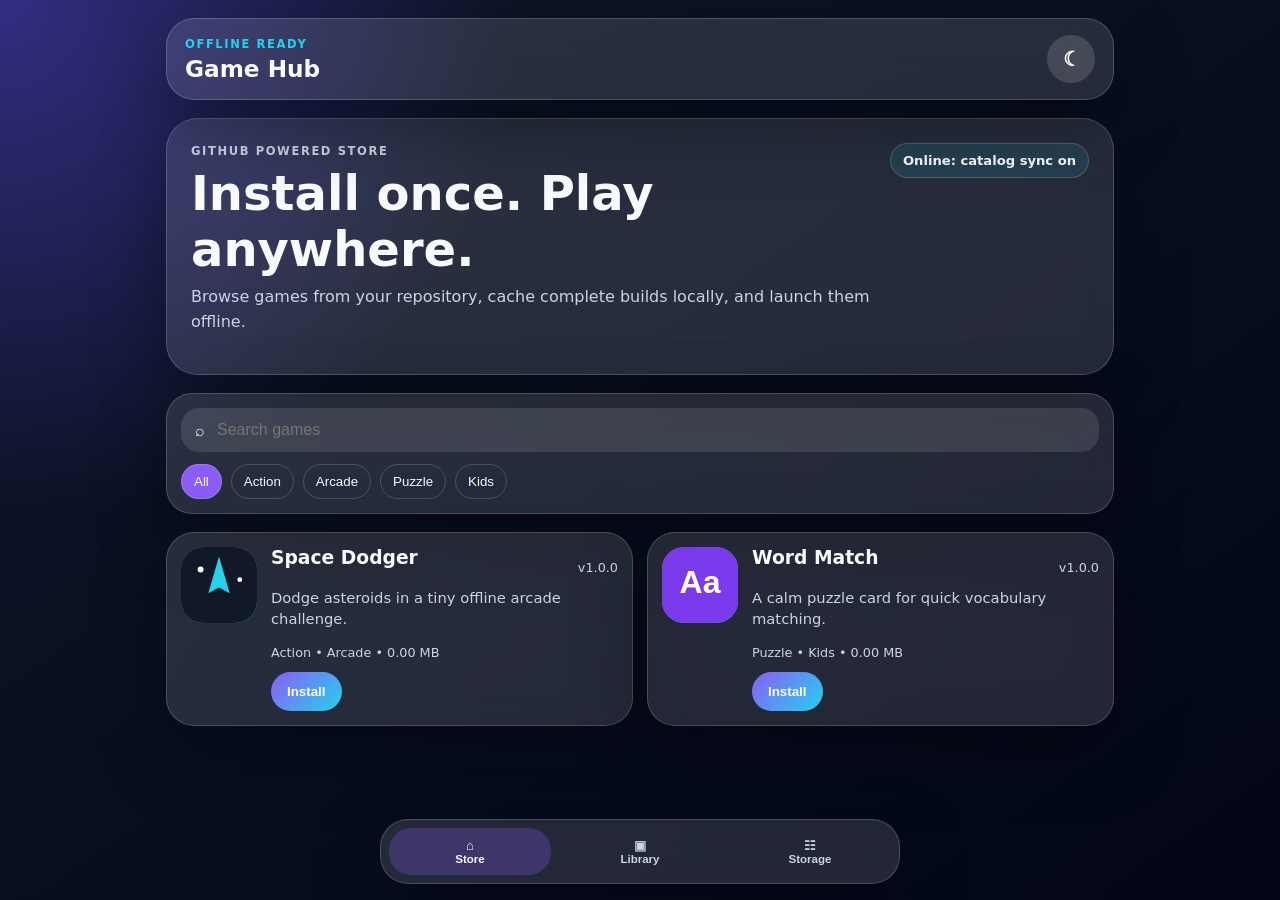
<file: index.html>
<!doctype html>
<html lang="en">
<head>
  <meta charset="utf-8" />
  <meta name="viewport" content="width=device-width, initial-scale=1, viewport-fit=cover" />
  <meta name="theme-color" content="#111827" />
  <meta name="description" content="Offline Game Hub: install GitHub-hosted games and play them without internet." />
  <link rel="manifest" href="manifest.webmanifest" />
  <link rel="stylesheet" href="style.css" />
  <title>Offline Game Hub</title>
</head>
<body>
  <div class="app-shell">
    <header class="topbar glass">
      <div>
        <p class="eyebrow">Offline ready</p>
        <h1>Game Hub</h1>
      </div>
      <button id="themeToggle" class="icon-btn" aria-label="Toggle theme">☾</button>
    </header>

    <main id="router" class="page-stack" aria-live="polite">
      <section id="homePage" class="page active" data-page="home">
        <div class="hero glass">
          <div>
            <p class="eyebrow">GitHub powered store</p>
            <h2>Install once. Play anywhere.</h2>
            <p>Browse games from your repository, cache complete builds locally, and launch them offline.</p>
          </div>
          <div class="status-pill" id="networkStatus">Checking…</div>
        </div>

        <div class="search-panel glass">
          <label class="search-box">
            <span>⌕</span>
            <input id="searchInput" type="search" placeholder="Search games" autocomplete="off" />
          </label>
          <div id="categoryFilters" class="chips" role="list" aria-label="Game categories"></div>
        </div>

        <div id="featuredSkeleton" class="skeleton-grid" aria-hidden="true"></div>
        <section id="gamesGrid" class="games-grid"></section>
      </section>

      <section id="libraryPage" class="page" data-page="library">
        <div class="section-heading">
          <div>
            <p class="eyebrow">Ready offline</p>
            <h2>Installed Games</h2>
          </div>
          <button id="checkUpdatesBtn" class="soft-btn">Check updates</button>
        </div>
        <section id="libraryGrid" class="games-grid"></section>
      </section>

      <section id="storagePage" class="page" data-page="storage">
        <div class="section-heading">
          <div>
            <p class="eyebrow">Device storage</p>
            <h2>Storage Manager</h2>
          </div>
          <div id="totalStorage" class="status-pill">0 MB</div>
        </div>
        <div id="storageList" class="storage-list glass"></div>
      </section>
    </main>

    <nav class="bottom-nav glass" aria-label="Primary navigation">
      <button class="nav-btn active" data-route="home">⌂<span>Store</span></button>
      <button class="nav-btn" data-route="library">▣<span>Library</span></button>
      <button class="nav-btn" data-route="storage">☷<span>Storage</span></button>
    </nav>
  </div>

  <dialog id="installDialog" class="install-dialog glass">
    <form method="dialog">
      <h3 id="dialogTitle">Installing…</h3>
      <p id="dialogText">Preparing game files.</p>
      <progress id="installProgress" max="100" value="0"></progress>
      <button id="dialogClose" class="soft-btn" value="cancel">Close</button>
    </form>
  </dialog>

  <template id="gameCardTemplate">
    <article class="game-card glass">
      <img class="game-logo" alt="" loading="lazy" />
      <div class="game-info">
        <div class="card-title-row">
          <h3></h3>
          <span class="version"></span>
        </div>
        <p class="description"></p>
        <div class="meta-row"></div>
        <div class="actions"></div>
      </div>
    </article>
  </template>

  <script src="app.js" type="module"></script>
</body>
</html>
</file>
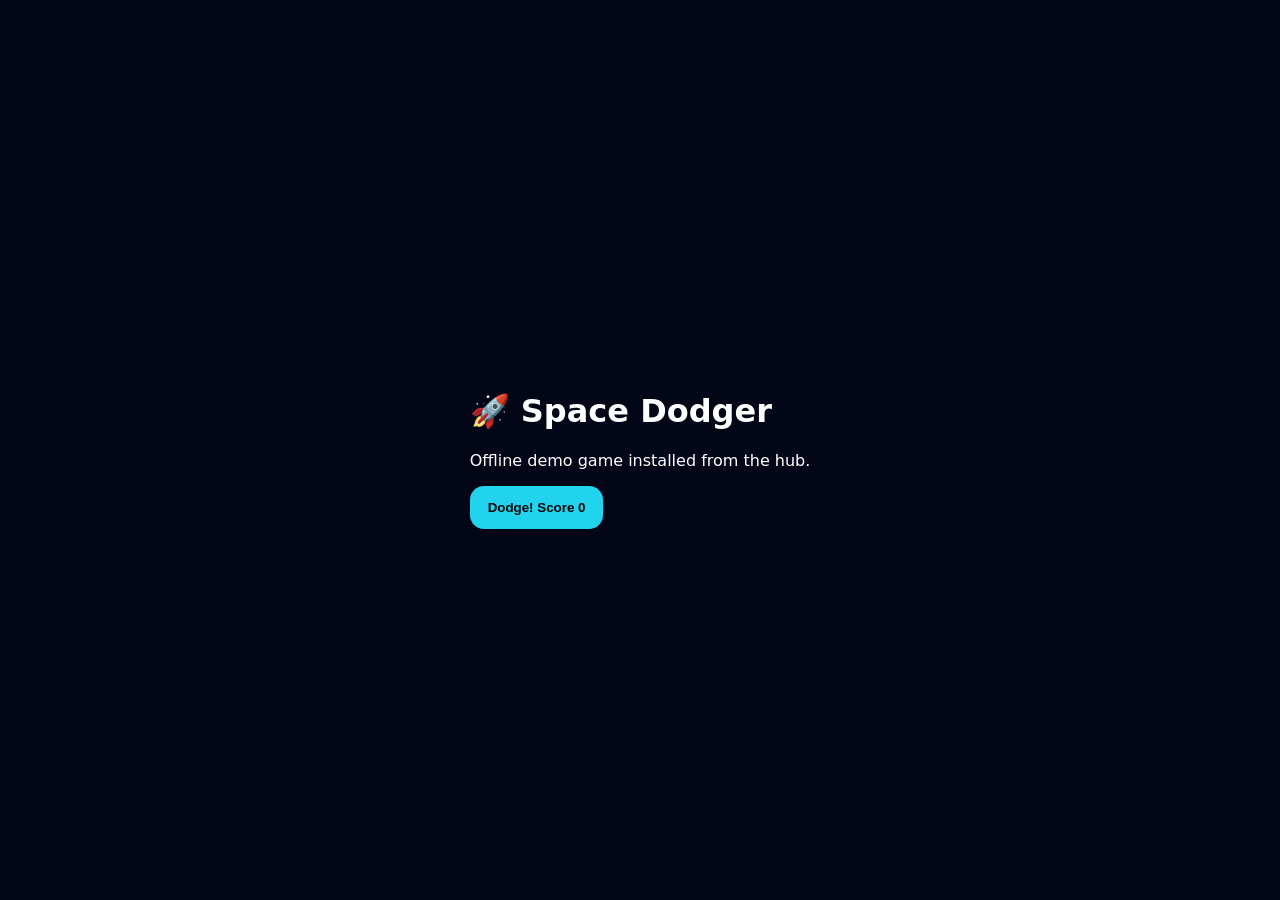
<file: games/space-dodger/index.html>
<!doctype html><html><head><meta name="viewport" content="width=device-width,initial-scale=1"><title>Space Dodger</title><style>body{margin:0;background:#020617;color:white;font-family:system-ui;display:grid;place-items:center;height:100vh}button{padding:14px 18px;border:0;border-radius:14px;background:#22d3ee;font-weight:800}</style></head><body><main><h1>🚀 Space Dodger</h1><p>Offline demo game installed from the hub.</p><button onclick="score.textContent=Number(score.textContent)+1">Dodge! Score <span id="score">0</span></button></main></body></html>
</file>
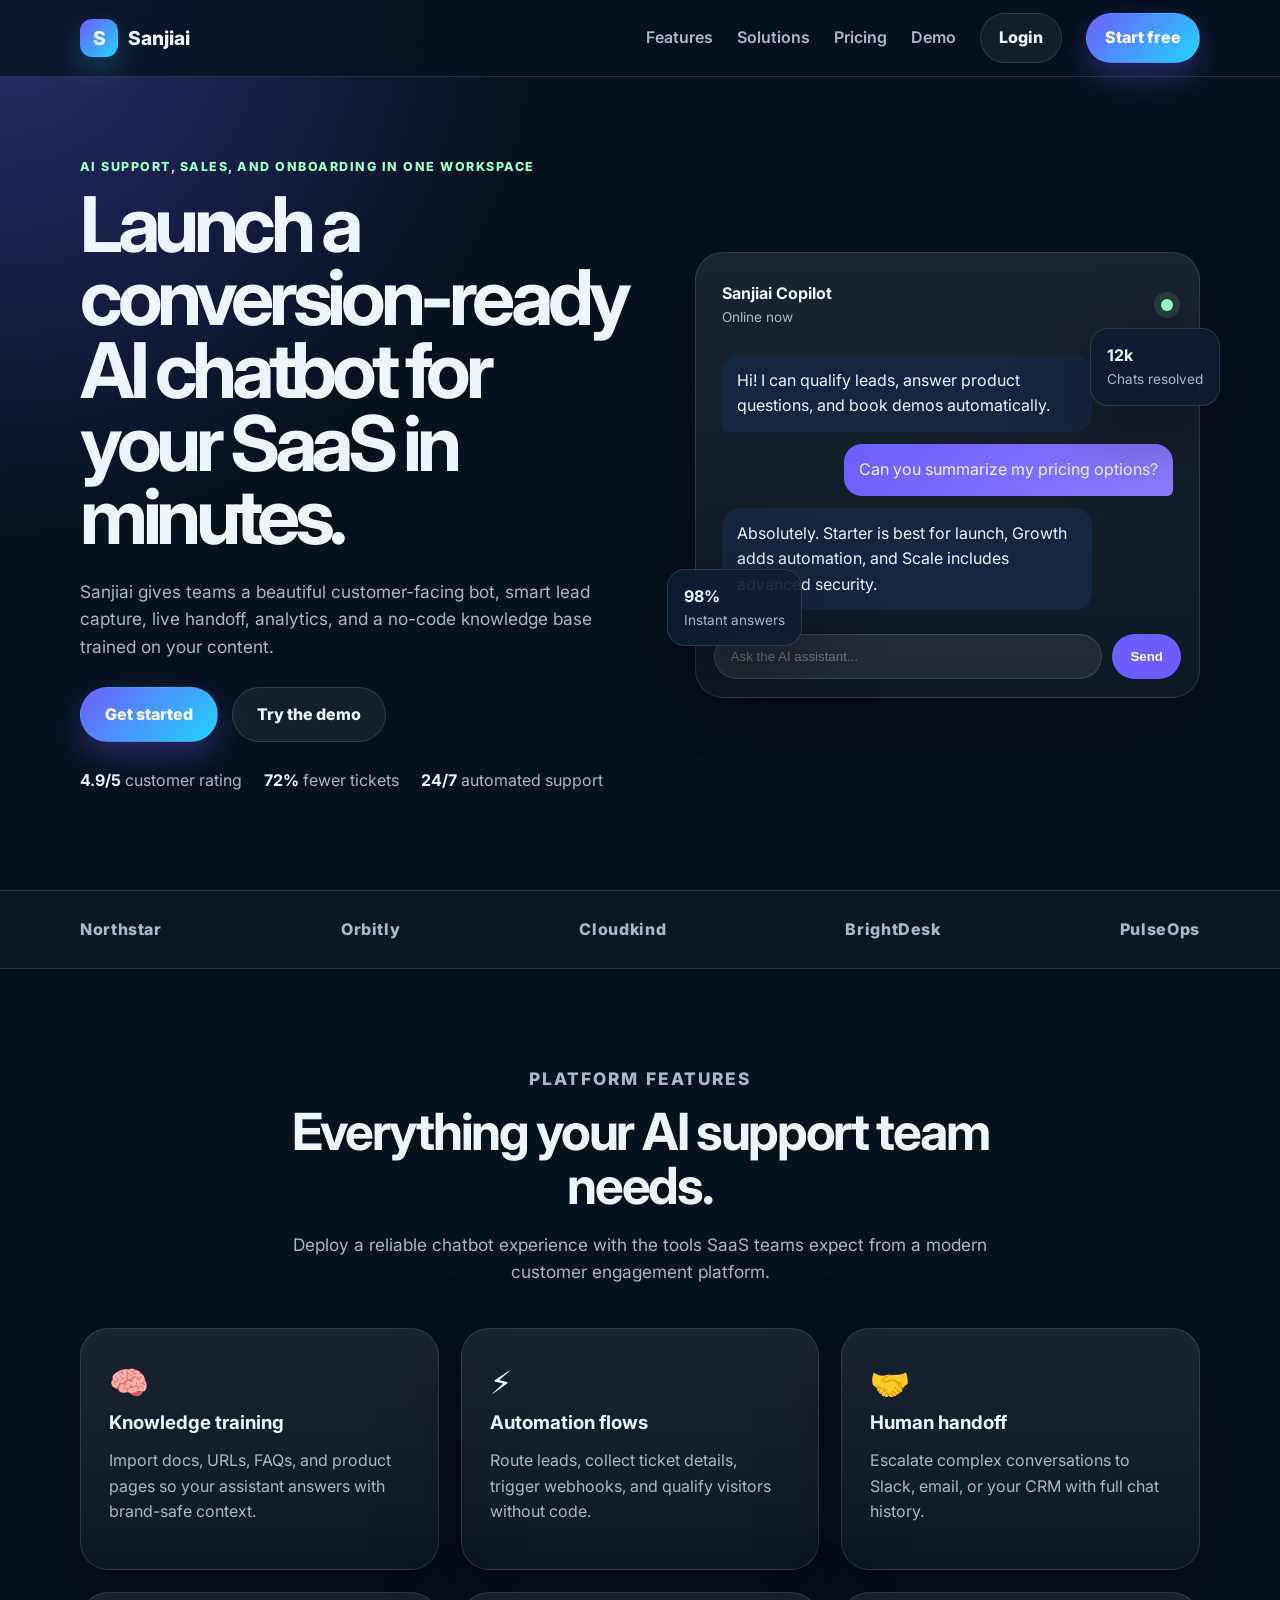
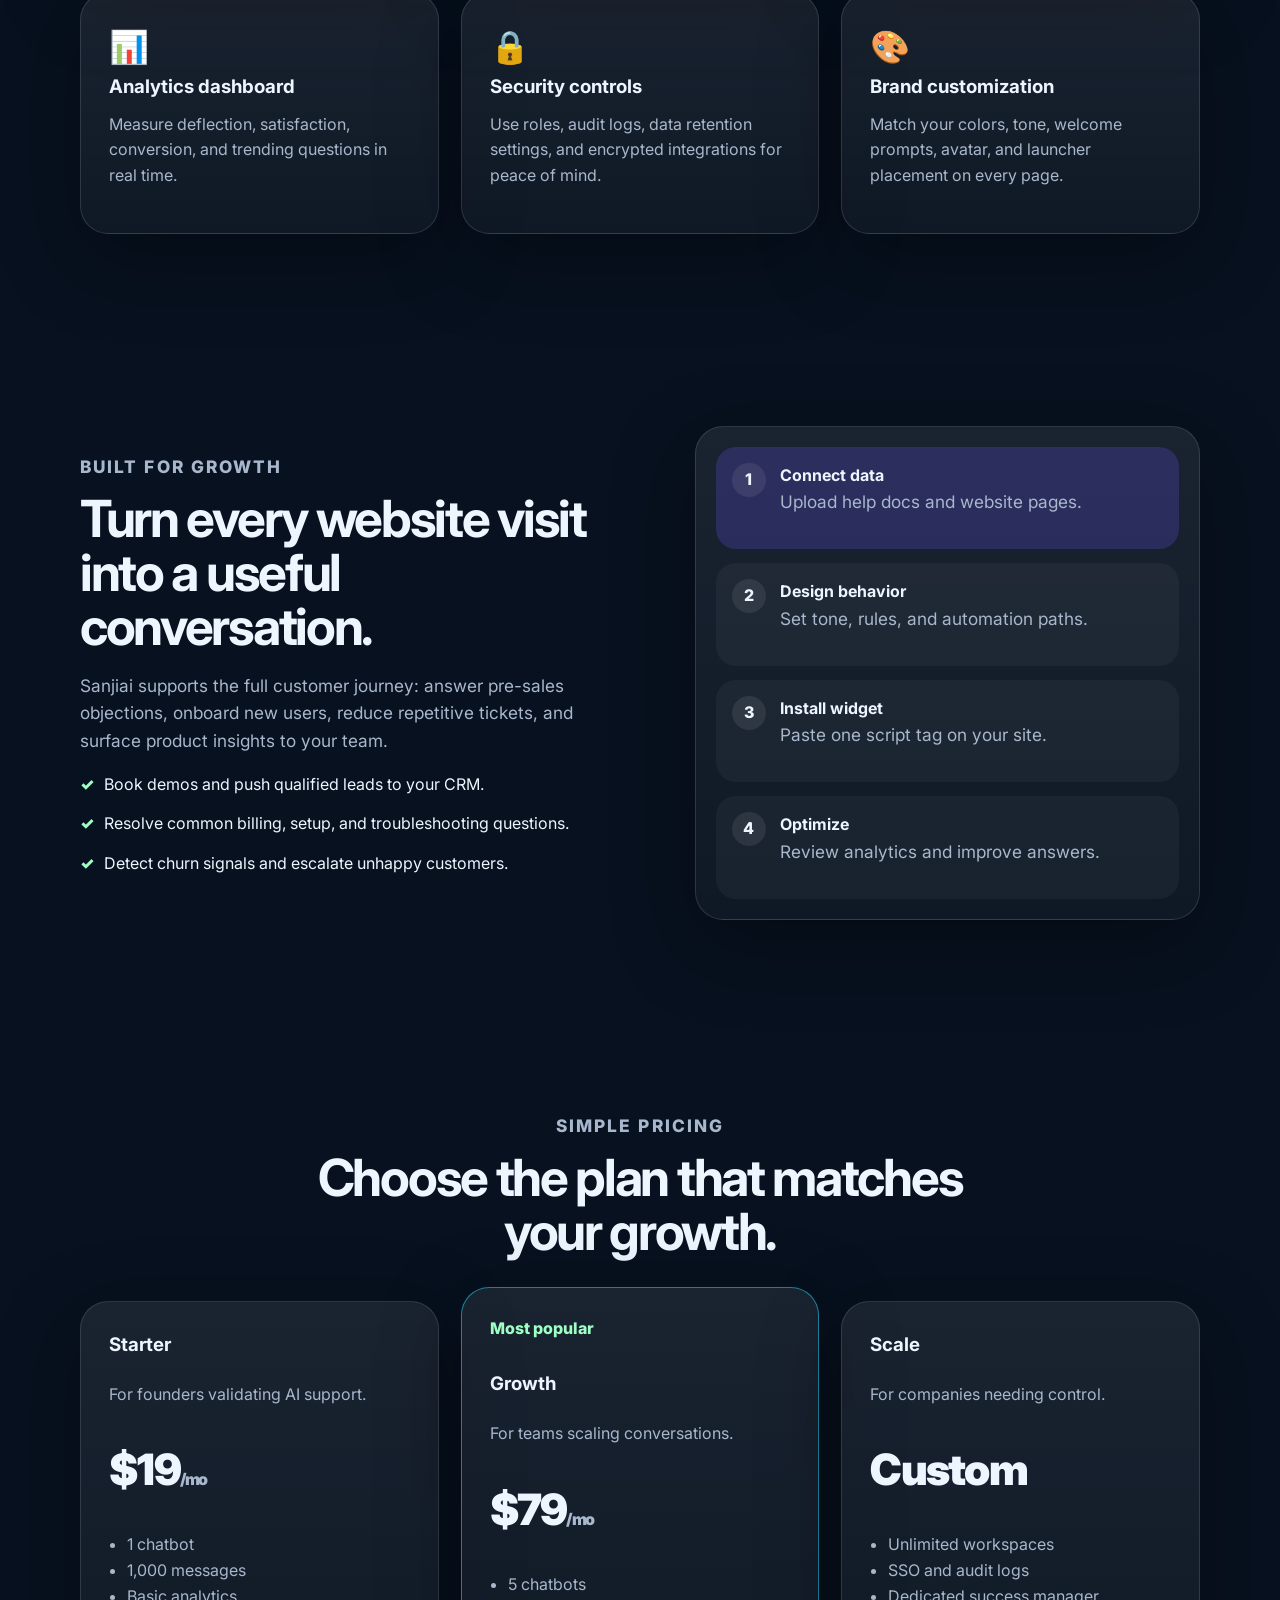
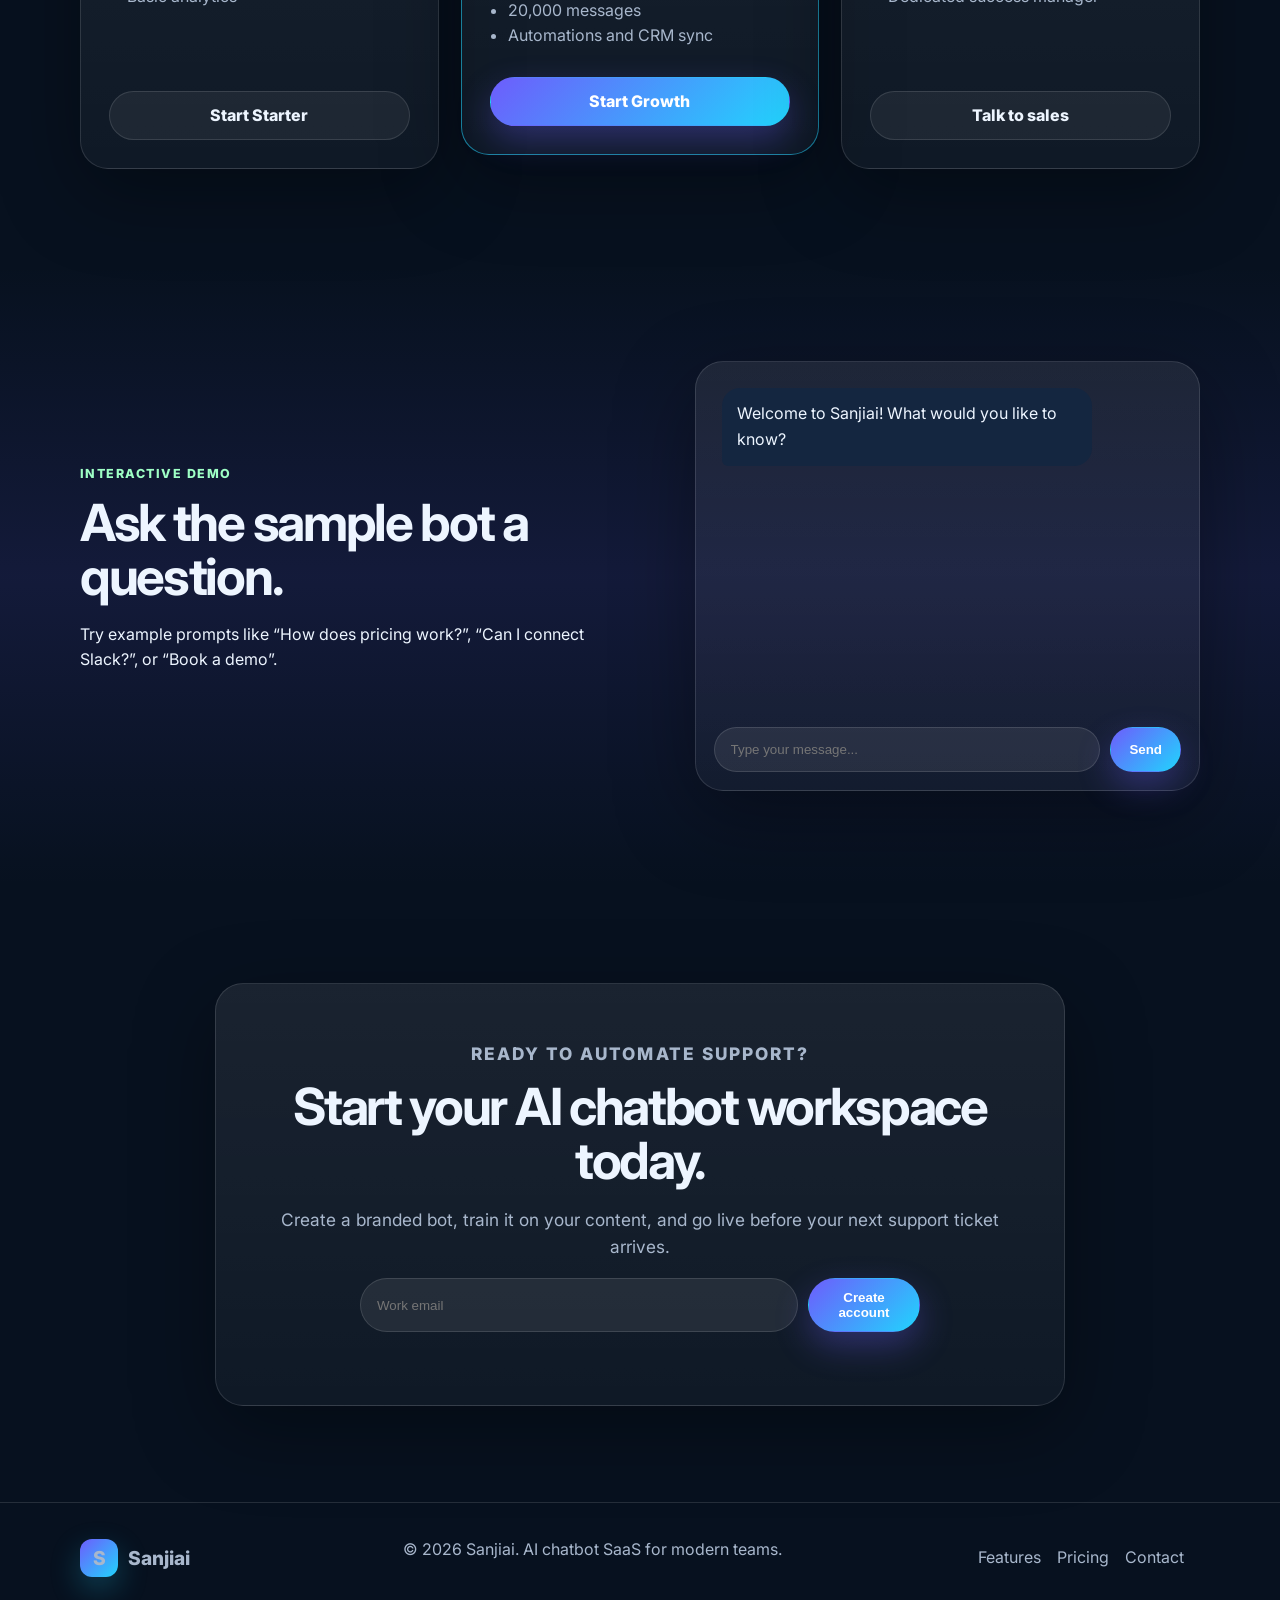
<file: Games/Toe/index.html>
<!DOCTYPE html>
<html lang="en">
<head>
  <meta charset="UTF-8" />
  <meta name="viewport" content="width=device-width, initial-scale=1.0" />
  <meta name="description" content="Sanjiai is a polished SaaS AI chatbot landing page and interactive demo." />
  <title>Sanjiai — AI Chatbot SaaS</title>
  <link rel="preconnect" href="https://fonts.googleapis.com">
  <link rel="preconnect" href="https://fonts.gstatic.com" crossorigin>
  <link href="https://fonts.googleapis.com/css2?family=Inter:wght@400;500;600;700;800&display=swap" rel="stylesheet">
  <link rel="stylesheet" href="styles.css" />
</head>
<body>
  <header class="site-header">
    <nav class="nav container" aria-label="Primary navigation">
      <a class="brand" href="#home" aria-label="Sanjiai home">
        <span class="brand-mark">S</span>
        <span>Sanjiai</span>
      </a>
      <button class="nav-toggle" type="button" aria-label="Open navigation" aria-expanded="false">
        <span></span><span></span><span></span>
      </button>
      <div class="nav-links" data-nav-links>
        <a href="#features">Features</a>
        <a href="#solutions">Solutions</a>
        <a href="#pricing">Pricing</a>
        <a href="#demo">Demo</a>
        <a class="btn btn-ghost" href="#contact">Login</a>
        <a class="btn btn-primary" href="#contact">Start free</a>
      </div>
    </nav>
  </header>

  <main id="home">
    <section class="hero section">
      <div class="container hero-grid">
        <div class="hero-copy">
          <p class="eyebrow">AI support, sales, and onboarding in one workspace</p>
          <h1>Launch a conversion-ready AI chatbot for your SaaS in minutes.</h1>
          <p class="hero-text">Sanjiai gives teams a beautiful customer-facing bot, smart lead capture, live handoff, analytics, and a no-code knowledge base trained on your content.</p>
          <div class="hero-actions">
            <a class="btn btn-primary btn-large" href="#pricing">Get started</a>
            <a class="btn btn-secondary btn-large" href="#demo">Try the demo</a>
          </div>
          <div class="trust-row" aria-label="Customer trust metrics">
            <span><strong>4.9/5</strong> customer rating</span>
            <span><strong>72%</strong> fewer tickets</span>
            <span><strong>24/7</strong> automated support</span>
          </div>
        </div>
        <div class="hero-card" aria-label="AI chatbot preview">
          <div class="chat-window">
            <div class="chat-topbar">
              <div>
                <strong>Sanjiai Copilot</strong>
                <span>Online now</span>
              </div>
              <span class="status-dot"></span>
            </div>
            <div class="chat-messages" id="heroMessages">
              <div class="message bot">Hi! I can qualify leads, answer product questions, and book demos automatically.</div>
              <div class="message user">Can you summarize my pricing options?</div>
              <div class="message bot">Absolutely. Starter is best for launch, Growth adds automation, and Scale includes advanced security.</div>
            </div>
            <form class="mini-chat" id="heroChatForm">
              <input id="heroChatInput" type="text" placeholder="Ask the AI assistant..." autocomplete="off" aria-label="Ask the AI assistant" />
              <button type="submit">Send</button>
            </form>
          </div>
          <div class="floating-metric metric-one"><strong>98%</strong><span>Instant answers</span></div>
          <div class="floating-metric metric-two"><strong>12k</strong><span>Chats resolved</span></div>
        </div>
      </div>
    </section>

    <section class="logo-strip" aria-label="Companies using Sanjiai">
      <div class="container logos">
        <span>Northstar</span><span>Orbitly</span><span>Cloudkind</span><span>BrightDesk</span><span>PulseOps</span>
      </div>
    </section>

    <section class="section" id="features">
      <div class="container">
        <div class="section-heading">
          <p class="eyebrow">Platform features</p>
          <h2>Everything your AI support team needs.</h2>
          <p>Deploy a reliable chatbot experience with the tools SaaS teams expect from a modern customer engagement platform.</p>
        </div>
        <div class="feature-grid">
          <article class="feature-card"><span>🧠</span><h3>Knowledge training</h3><p>Import docs, URLs, FAQs, and product pages so your assistant answers with brand-safe context.</p></article>
          <article class="feature-card"><span>⚡</span><h3>Automation flows</h3><p>Route leads, collect ticket details, trigger webhooks, and qualify visitors without code.</p></article>
          <article class="feature-card"><span>🤝</span><h3>Human handoff</h3><p>Escalate complex conversations to Slack, email, or your CRM with full chat history.</p></article>
          <article class="feature-card"><span>📊</span><h3>Analytics dashboard</h3><p>Measure deflection, satisfaction, conversion, and trending questions in real time.</p></article>
          <article class="feature-card"><span>🔒</span><h3>Security controls</h3><p>Use roles, audit logs, data retention settings, and encrypted integrations for peace of mind.</p></article>
          <article class="feature-card"><span>🎨</span><h3>Brand customization</h3><p>Match your colors, tone, welcome prompts, avatar, and launcher placement on every page.</p></article>
        </div>
      </div>
    </section>

    <section class="section split-section" id="solutions">
      <div class="container split-grid">
        <div>
          <p class="eyebrow">Built for growth</p>
          <h2>Turn every website visit into a useful conversation.</h2>
          <p>Sanjiai supports the full customer journey: answer pre-sales objections, onboard new users, reduce repetitive tickets, and surface product insights to your team.</p>
          <ul class="check-list">
            <li>Book demos and push qualified leads to your CRM.</li>
            <li>Resolve common billing, setup, and troubleshooting questions.</li>
            <li>Detect churn signals and escalate unhappy customers.</li>
          </ul>
        </div>
        <div class="workflow-card">
          <div class="workflow-step active"><span>1</span><div><strong>Connect data</strong><p>Upload help docs and website pages.</p></div></div>
          <div class="workflow-step"><span>2</span><div><strong>Design behavior</strong><p>Set tone, rules, and automation paths.</p></div></div>
          <div class="workflow-step"><span>3</span><div><strong>Install widget</strong><p>Paste one script tag on your site.</p></div></div>
          <div class="workflow-step"><span>4</span><div><strong>Optimize</strong><p>Review analytics and improve answers.</p></div></div>
        </div>
      </div>
    </section>

    <section class="section" id="pricing">
      <div class="container">
        <div class="section-heading">
          <p class="eyebrow">Simple pricing</p>
          <h2>Choose the plan that matches your growth.</h2>
        </div>
        <div class="pricing-grid">
          <article class="price-card"><h3>Starter</h3><p>For founders validating AI support.</p><div class="price">$19<span>/mo</span></div><ul><li>1 chatbot</li><li>1,000 messages</li><li>Basic analytics</li></ul><a class="btn btn-secondary" href="#contact">Start Starter</a></article>
          <article class="price-card featured"><p class="badge">Most popular</p><h3>Growth</h3><p>For teams scaling conversations.</p><div class="price">$79<span>/mo</span></div><ul><li>5 chatbots</li><li>20,000 messages</li><li>Automations and CRM sync</li></ul><a class="btn btn-primary" href="#contact">Start Growth</a></article>
          <article class="price-card"><h3>Scale</h3><p>For companies needing control.</p><div class="price">Custom</div><ul><li>Unlimited workspaces</li><li>SSO and audit logs</li><li>Dedicated success manager</li></ul><a class="btn btn-secondary" href="#contact">Talk to sales</a></article>
        </div>
      </div>
    </section>

    <section class="section demo-section" id="demo">
      <div class="container demo-grid">
        <div>
          <p class="eyebrow">Interactive demo</p>
          <h2>Ask the sample bot a question.</h2>
          <p>Try example prompts like “How does pricing work?”, “Can I connect Slack?”, or “Book a demo”.</p>
        </div>
        <div class="demo-chat">
          <div class="chat-messages" id="demoMessages">
            <div class="message bot">Welcome to Sanjiai! What would you like to know?</div>
          </div>
          <form id="demoForm" class="demo-form">
            <input id="demoInput" type="text" placeholder="Type your message..." autocomplete="off" aria-label="Demo chat message" />
            <button class="btn btn-primary" type="submit">Send</button>
          </form>
        </div>
      </div>
    </section>

    <section class="section cta" id="contact">
      <div class="container cta-card">
        <p class="eyebrow">Ready to automate support?</p>
        <h2>Start your AI chatbot workspace today.</h2>
        <p>Create a branded bot, train it on your content, and go live before your next support ticket arrives.</p>
        <form class="signup-form" id="signupForm">
          <input type="email" id="emailInput" placeholder="Work email" aria-label="Work email" required />
          <button class="btn btn-primary" type="submit">Create account</button>
        </form>
        <p class="form-note" id="formNote" role="status"></p>
      </div>
    </section>
  </main>

  <footer class="footer">
    <div class="container footer-grid">
      <a class="brand" href="#home"><span class="brand-mark">S</span><span>Sanjiai</span></a>
      <p>© <span id="year"></span> Sanjiai. AI chatbot SaaS for modern teams.</p>
      <div><a href="#features">Features</a><a href="#pricing">Pricing</a><a href="#contact">Contact</a></div>
    </div>
  </footer>

  <script src="script.js"></script>
</body>
</html>
</file>
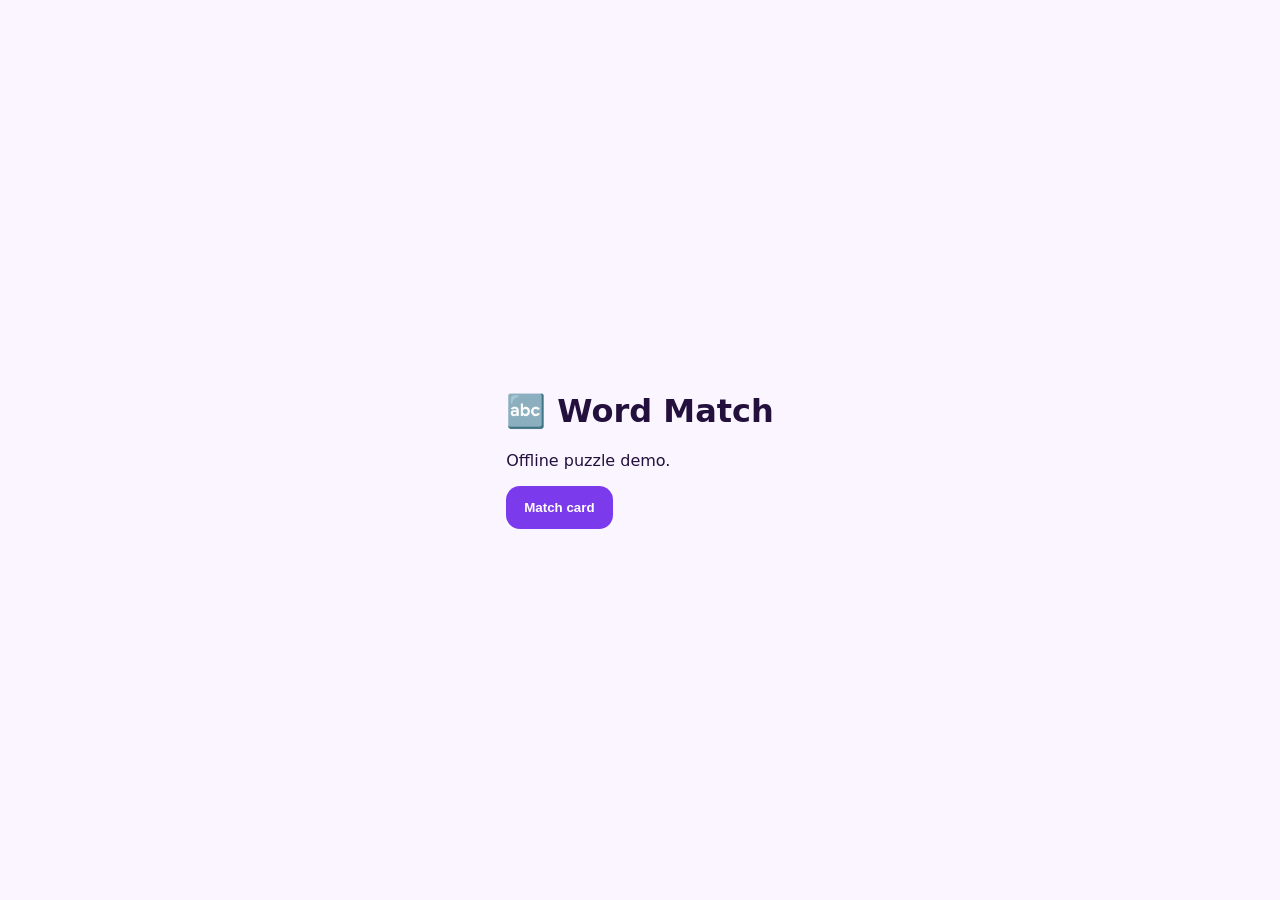
<file: games/word-match/index.html>
<!doctype html><html><head><meta name="viewport" content="width=device-width,initial-scale=1"><title>Word Match</title><style>body{margin:0;background:#faf5ff;color:#24103d;font-family:system-ui;display:grid;place-items:center;height:100vh}button{padding:14px 18px;border:0;border-radius:14px;background:#7c3aed;color:white;font-weight:800}</style></head><body><main><h1>🔤 Word Match</h1><p>Offline puzzle demo.</p><button onclick="alert('Matched!')">Match card</button></main></body></html>
</file>
<file: style.css>
:root{color-scheme:dark;--bg:#0f172a;--bg2:#312e81;--card:rgba(255,255,255,.12);--stroke:rgba(255,255,255,.18);--text:#f8fafc;--muted:#cbd5e1;--accent:#8b5cf6;--accent2:#22d3ee;--danger:#fb7185;--shadow:0 24px 70px rgba(0,0,0,.35)}[data-theme=light]{color-scheme:light;--bg:#f8fafc;--bg2:#dbeafe;--card:rgba(255,255,255,.72);--stroke:rgba(15,23,42,.12);--text:#0f172a;--muted:#475569;--accent:#7c3aed;--accent2:#0891b2;--shadow:0 18px 45px rgba(30,41,59,.14)}*{box-sizing:border-box}body{margin:0;min-height:100vh;font-family:Inter,ui-sans-serif,system-ui,-apple-system,Segoe UI,sans-serif;background:radial-gradient(circle at top left,var(--bg2),transparent 32rem),linear-gradient(145deg,var(--bg),#020617);color:var(--text);overflow-x:hidden}.app-shell{max-width:980px;margin:0 auto;min-height:100vh;padding:18px 16px 96px}.glass{background:var(--card);border:1px solid var(--stroke);box-shadow:var(--shadow);backdrop-filter:blur(22px);-webkit-backdrop-filter:blur(22px)}.topbar{position:sticky;top:12px;z-index:10;display:flex;justify-content:space-between;align-items:center;border-radius:28px;padding:16px 18px}.eyebrow{margin:0 0 4px;text-transform:uppercase;letter-spacing:.14em;font-size:.72rem;color:var(--accent2);font-weight:800}h1,h2,h3,p{margin-top:0}h1{font-size:1.45rem;margin-bottom:0}h2{font-size:clamp(1.5rem,7vw,3rem);margin-bottom:8px}.icon-btn,.soft-btn,.primary-btn,.danger-btn{border:0;border-radius:999px;padding:12px 16px;font-weight:800;color:var(--text);background:rgba(255,255,255,.14);cursor:pointer;transition:.22s transform,.22s opacity,.22s background}.icon-btn{width:48px;height:48px;font-size:1.25rem}.primary-btn{background:linear-gradient(135deg,var(--accent),var(--accent2));color:white}.danger-btn{background:rgba(251,113,133,.18);color:var(--danger)}button:disabled{opacity:.55;cursor:not-allowed}button:not(:disabled):active{transform:scale(.96)}.page-stack{position:relative}.page{display:none;animation:slideIn .28s ease}.page.active{display:block}@keyframes slideIn{from{opacity:0;transform:translateY(16px)}to{opacity:1;transform:none}}.hero{display:flex;gap:18px;align-items:flex-start;justify-content:space-between;border-radius:32px;padding:24px;margin:18px 0}.hero p{color:var(--muted);line-height:1.55}.status-pill{border:1px solid var(--stroke);border-radius:999px;padding:9px 12px;white-space:nowrap;font-size:.82rem;font-weight:800;background:rgba(34,211,238,.12)}.search-panel{border-radius:26px;padding:14px;margin-bottom:18px}.search-box{display:flex;align-items:center;gap:10px;background:rgba(255,255,255,.11);border-radius:18px;padding:12px 14px}.search-box input{width:100%;border:0;outline:0;background:transparent;color:var(--text);font-size:1rem}.chips{display:flex;gap:9px;overflow:auto;padding-top:12px}.chip{border:1px solid var(--stroke);border-radius:999px;padding:9px 12px;background:transparent;color:var(--text);white-space:nowrap}.chip.active{background:var(--accent);color:white}.games-grid{display:grid;grid-template-columns:repeat(auto-fit,minmax(260px,1fr));gap:14px}.game-card{display:flex;gap:14px;border-radius:28px;padding:14px;min-height:160px}.game-logo{width:76px;height:76px;border-radius:22px;object-fit:cover;background:linear-gradient(135deg,var(--accent),var(--accent2))}.game-info{min-width:0;flex:1}.card-title-row,.meta-row,.actions,.section-heading{display:flex;align-items:center;gap:10px;flex-wrap:wrap}.card-title-row{justify-content:space-between}.version,.meta-row{color:var(--muted);font-size:.8rem}.description{color:var(--muted);font-size:.92rem;line-height:1.45}.actions{margin-top:12px}.bottom-nav{position:fixed;left:50%;bottom:16px;transform:translateX(-50%);width:min(92vw,520px);display:grid;grid-template-columns:repeat(3,1fr);gap:8px;border-radius:28px;padding:8px;z-index:20}.nav-btn{border:0;border-radius:22px;padding:10px;color:var(--muted);background:transparent;font-weight:800}.nav-btn span{display:block;font-size:.72rem}.nav-btn.active{background:rgba(139,92,246,.26);color:var(--text)}.section-heading{justify-content:space-between;margin:24px 4px 16px}.storage-list{border-radius:28px;padding:8px}.storage-row{display:grid;grid-template-columns:1fr auto;gap:10px;align-items:center;padding:14px;border-bottom:1px solid var(--stroke)}.storage-row:last-child{border-bottom:0}.install-dialog{width:min(92vw,420px);border:1px solid var(--stroke);border-radius:28px;color:var(--text);padding:22px}.install-dialog::backdrop{background:rgba(2,6,23,.62);backdrop-filter:blur(6px)}progress{width:100%;height:14px;accent-color:var(--accent)}.skeleton-grid{display:grid;grid-template-columns:repeat(2,1fr);gap:14px}.skeleton-grid:empty{display:none}.skeleton{height:160px;border-radius:28px;background:linear-gradient(90deg,transparent,rgba(255,255,255,.16),transparent);animation:shimmer 1.2s infinite}@keyframes shimmer{from{background-position:-240px}to{background-position:240px}}@media(max-width:620px){.app-shell{padding-inline:12px}.hero{display:block}.game-card{min-height:144px}.topbar{top:8px}.section-heading{align-items:flex-start}.soft-btn,.primary-btn,.danger-btn{padding:10px 13px}}
</file>
<file: Games/Toe/styles.css>
:root {
  --bg: #07111f;
  --panel: #0f1d33;
  --panel-light: #142640;
  --text: #edf5ff;
  --muted: #a8b7cc;
  --primary: #6d5dfc;
  --primary-2: #21d4fd;
  --accent: #9effc5;
  --border: rgba(255, 255, 255, 0.12);
  --shadow: 0 24px 80px rgba(0, 0, 0, 0.35);
}

* { box-sizing: border-box; }
html { scroll-behavior: smooth; }
body {
  margin: 0;
  font-family: Inter, system-ui, -apple-system, BlinkMacSystemFont, "Segoe UI", sans-serif;
  background: radial-gradient(circle at top left, rgba(109, 93, 252, 0.35), transparent 34rem), var(--bg);
  color: var(--text);
  line-height: 1.6;
}
a { color: inherit; text-decoration: none; }
.container { width: min(1120px, calc(100% - 32px)); margin: 0 auto; }
.section { padding: 96px 0; }
.site-header {
  position: sticky; top: 0; z-index: 10;
  background: rgba(7, 17, 31, 0.78);
  backdrop-filter: blur(18px);
  border-bottom: 1px solid var(--border);
}
.nav { min-height: 76px; display: flex; align-items: center; justify-content: space-between; gap: 24px; }
.brand { display: inline-flex; align-items: center; gap: 10px; font-weight: 800; font-size: 1.2rem; }
.brand-mark { display: grid; place-items: center; width: 38px; height: 38px; border-radius: 12px; background: linear-gradient(135deg, var(--primary), var(--primary-2)); box-shadow: 0 12px 30px rgba(33, 212, 253, 0.25); }
.nav-links { display: flex; align-items: center; gap: 24px; color: var(--muted); font-weight: 600; }
.nav-links a:hover { color: var(--text); }
.btn { display: inline-flex; align-items: center; justify-content: center; border: 1px solid transparent; border-radius: 999px; padding: 11px 18px; font-weight: 800; cursor: pointer; transition: 0.2s ease; }
.btn:hover { transform: translateY(-2px); }
.btn-primary { color: #fff; background: linear-gradient(135deg, var(--primary), var(--primary-2)); box-shadow: 0 14px 34px rgba(109, 93, 252, 0.32); }
.btn-secondary, .btn-ghost { color: var(--text); background: rgba(255,255,255,0.06); border-color: var(--border); }
.btn-large { padding: 14px 24px; }
.nav-toggle { display: none; background: none; border: 0; padding: 8px; }
.nav-toggle span { display: block; width: 24px; height: 2px; margin: 5px 0; background: var(--text); }
.hero { padding-top: 80px; }
.hero-grid, .split-grid, .demo-grid { display: grid; grid-template-columns: 1.05fr 0.95fr; gap: 56px; align-items: center; }
.eyebrow { margin: 0 0 12px; color: var(--accent); text-transform: uppercase; letter-spacing: 0.12em; font-weight: 800; font-size: 0.78rem; }
h1, h2, h3, p { margin-top: 0; }
h1 { font-size: clamp(2.7rem, 6vw, 5.6rem); line-height: 0.95; letter-spacing: -0.07em; margin-bottom: 24px; }
h2 { font-size: clamp(2rem, 4vw, 3.4rem); line-height: 1.05; letter-spacing: -0.045em; margin-bottom: 18px; }
h3 { margin-bottom: 10px; }
.hero-text, .section-heading p, .split-grid p, .cta-card p { color: var(--muted); font-size: 1.08rem; }
.hero-actions, .trust-row { display: flex; flex-wrap: wrap; gap: 14px; align-items: center; margin-top: 26px; }
.trust-row { color: var(--muted); gap: 22px; }
.trust-row strong { color: var(--text); }
.hero-card { position: relative; }
.chat-window, .demo-chat, .workflow-card, .price-card, .feature-card, .cta-card {
  background: linear-gradient(180deg, rgba(255,255,255,0.08), rgba(255,255,255,0.035));
  border: 1px solid var(--border);
  border-radius: 28px;
  box-shadow: var(--shadow);
}
.chat-window { padding: 18px; }
.chat-topbar { display: flex; align-items: center; justify-content: space-between; padding: 10px 8px 18px; }
.chat-topbar span { display: block; color: var(--muted); font-size: 0.85rem; }
.status-dot { width: 12px; height: 12px; border-radius: 50%; background: var(--accent); box-shadow: 0 0 0 7px rgba(158,255,197,0.12); }
.chat-messages { display: flex; flex-direction: column; gap: 12px; max-height: 390px; overflow: auto; padding: 8px; }
.message { max-width: 82%; padding: 13px 15px; border-radius: 18px; color: var(--text); }
.message.bot { align-self: flex-start; background: var(--panel-light); border-bottom-left-radius: 6px; }
.message.user { align-self: flex-end; background: linear-gradient(135deg, var(--primary), #8d7cff); border-bottom-right-radius: 6px; }
.mini-chat, .demo-form, .signup-form { display: flex; gap: 10px; margin-top: 16px; }
input { width: 100%; border: 1px solid var(--border); border-radius: 999px; background: rgba(255,255,255,0.08); color: var(--text); padding: 14px 16px; outline: none; }
input:focus { border-color: var(--primary-2); box-shadow: 0 0 0 4px rgba(33,212,253,0.12); }
.mini-chat button { border: 0; border-radius: 999px; padding: 0 18px; color: #fff; background: var(--primary); font-weight: 800; cursor: pointer; }
.floating-metric { position: absolute; padding: 14px 16px; border-radius: 18px; background: rgba(15,29,51,0.92); border: 1px solid var(--border); box-shadow: var(--shadow); }
.floating-metric strong, .floating-metric span { display: block; }
.floating-metric span { color: var(--muted); font-size: 0.85rem; }
.metric-one { left: -28px; bottom: 52px; }
.metric-two { right: -20px; top: 76px; }
.logo-strip { padding: 26px 0; border-block: 1px solid var(--border); background: rgba(255,255,255,0.025); }
.logos { display: flex; justify-content: space-between; gap: 22px; flex-wrap: wrap; color: var(--muted); font-weight: 800; letter-spacing: 0.04em; }
.section-heading { text-align: center; max-width: 720px; margin: 0 auto 42px; }
.feature-grid, .pricing-grid { display: grid; grid-template-columns: repeat(3, 1fr); gap: 22px; }
.feature-card, .price-card { padding: 28px; }
.feature-card span { font-size: 2rem; }
.feature-card p, .price-card p, .price-card li, .workflow-step p, .form-note { color: var(--muted); }
.check-list { padding: 0; list-style: none; display: grid; gap: 14px; }
.check-list li::before { content: "✓"; color: var(--accent); font-weight: 900; margin-right: 10px; }
.workflow-card { padding: 20px; display: grid; gap: 14px; }
.workflow-step { display: flex; gap: 14px; padding: 16px; border-radius: 20px; background: rgba(255,255,255,0.04); }
.workflow-step span { flex: 0 0 34px; width: 34px; height: 34px; border-radius: 50%; display: grid; place-items: center; background: rgba(255,255,255,0.08); font-weight: 800; }
.workflow-step.active { background: rgba(109, 93, 252, 0.22); }
.price-card { position: relative; display: flex; flex-direction: column; gap: 12px; }
.price-card.featured { border-color: rgba(33,212,253,0.55); transform: translateY(-14px); }
.badge { align-self: flex-start; color: var(--accent) !important; font-weight: 800; }
.price { font-size: 2.7rem; font-weight: 900; letter-spacing: -0.04em; }
.price span { color: var(--muted); font-size: 1rem; }
.price-card ul { padding-left: 18px; flex: 1; }
.demo-section { background: linear-gradient(180deg, transparent, rgba(109,93,252,0.12), transparent); }
.demo-chat { padding: 18px; min-height: 430px; display: flex; flex-direction: column; }
.demo-chat .chat-messages { flex: 1; }
.cta-card { text-align: center; padding: 56px; max-width: 850px; }
.signup-form { max-width: 560px; margin-inline: auto; }
.footer { padding: 34px 0; border-top: 1px solid var(--border); color: var(--muted); }
.footer-grid { display: flex; align-items: center; justify-content: space-between; gap: 20px; flex-wrap: wrap; }
.footer a { margin-right: 16px; }
@media (max-width: 860px) {
  .nav-toggle { display: block; }
  .nav-links { position: absolute; inset: 76px 16px auto; display: none; flex-direction: column; align-items: stretch; padding: 18px; background: var(--panel); border: 1px solid var(--border); border-radius: 22px; }
  .nav-links.open { display: flex; }
  .hero-grid, .split-grid, .demo-grid, .feature-grid, .pricing-grid { grid-template-columns: 1fr; }
  .price-card.featured { transform: none; }
  .floating-metric { display: none; }
  .section { padding: 70px 0; }
  .signup-form, .mini-chat, .demo-form { flex-direction: column; }
}
</file>
